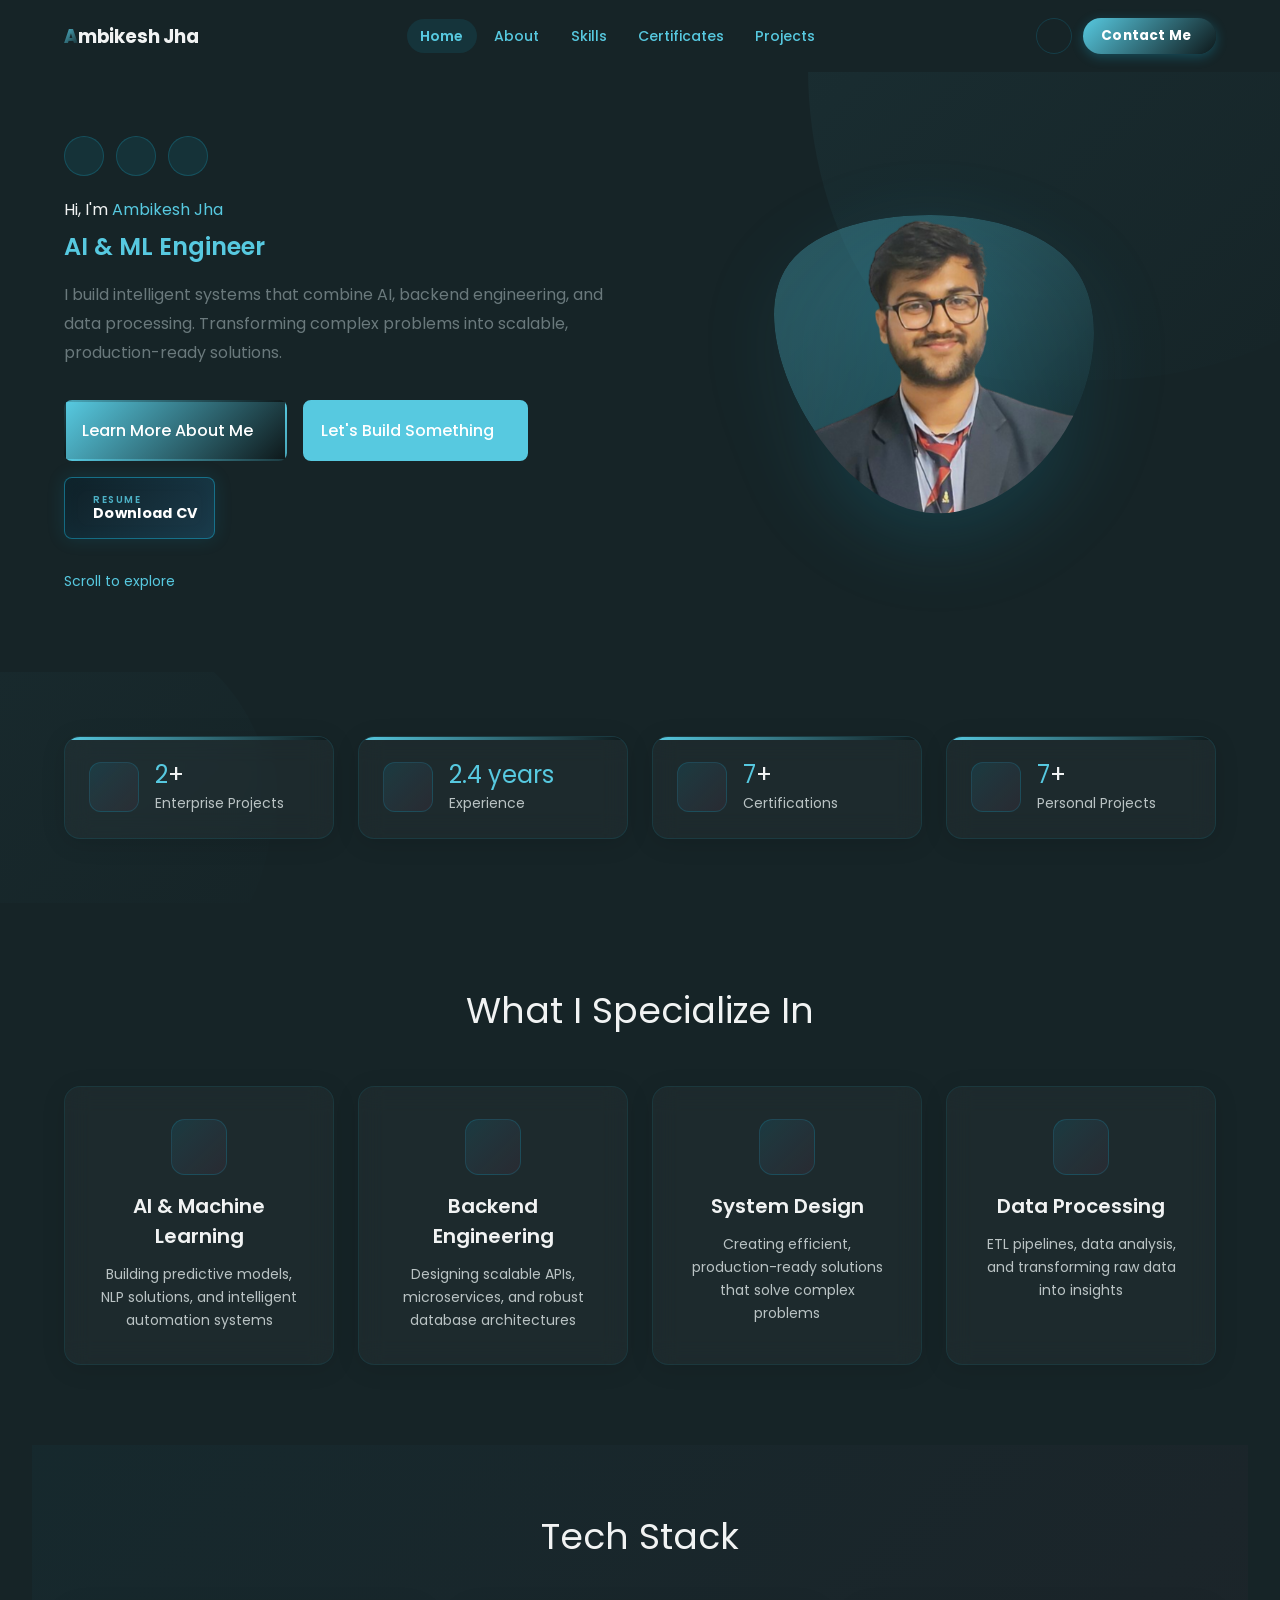
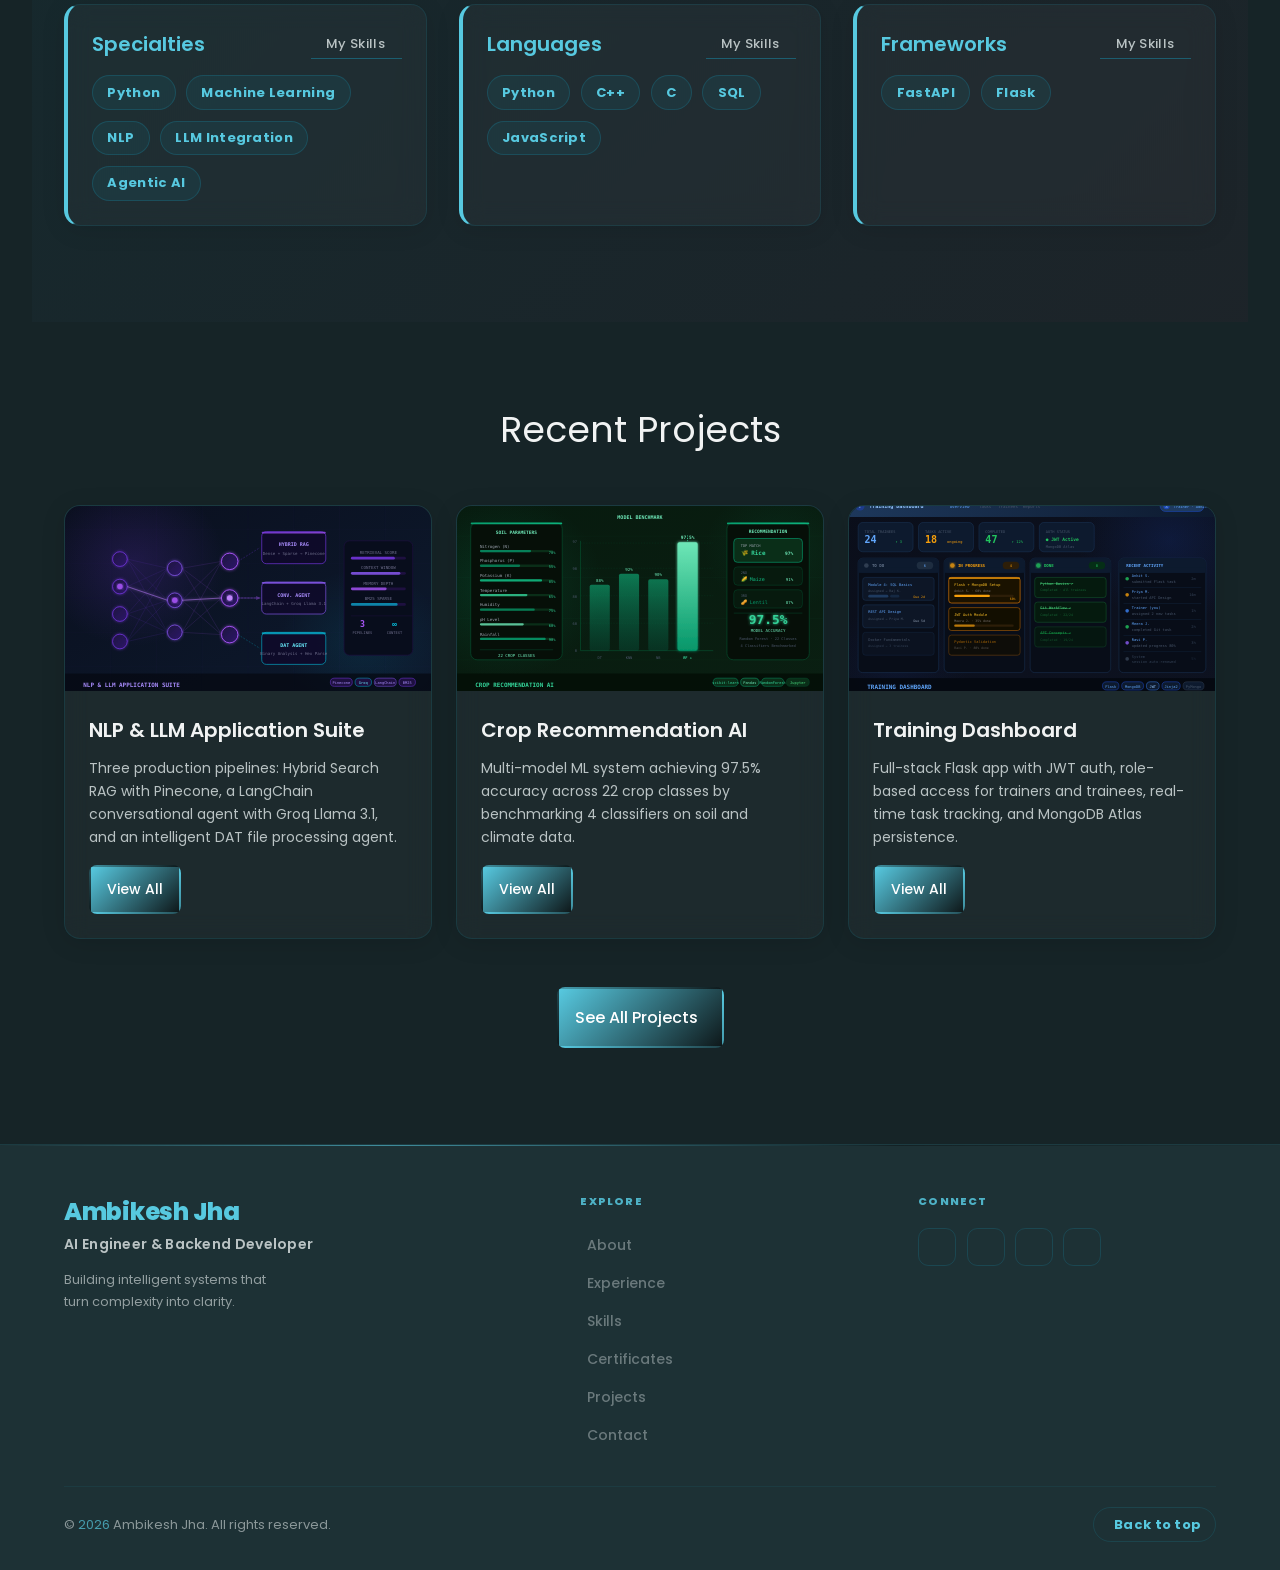
<file: index.html>
<!DOCTYPE html>
<html lang="en">
<head>
    <meta charset="UTF-8">
    <meta name="viewport" content="width=device-width, initial-scale=1.0">
    <meta name="description" content="Ambikesh Jha - Associate Software Engineer specializing in AI, Backend Engineering, and Intelligent Automation">

    <!--==================== UNICONS ====================-->
    <script src="./packages/js/theme-init.js"></script>

    <link rel="stylesheet" href="https://unicons.iconscout.com/release/v4.0.0/css/line.css">
    <link rel="stylesheet" href="./packages/css/styles.css">
        
    <title>Home – Ambikesh Jha</title>
</head>

<body>
    <!--==================== PAGE LOADER ====================-->
    <div id="page-loader"><span>loading page...</span><div class="loader__dots"><i></i><i></i><i></i></div></div>

    <!--==================== HEADER ====================-->
    <div id="header-placeholder"></div>

    <!--==================== MAIN ====================-->
    <main class="main">

        <!--==================== HERO ====================-->
        <section class="hero section" id="home">
            <div class="hero__container container grid">
                <div class="hero__content">
                    <div class="hero__social">
                        <a href="https://www.linkedin.com/in/ambikesh-jha/" target="_blank" class="hero__social-icon" title="LinkedIn">
                            <i class="uil uil-linkedin-alt"></i>
                        </a>
                        <a href="https://x.com/Ambikesh_jha_" target="_blank" class="hero__social-icon" title="Twitter">
                            <i class="uil uil-twitter-alt"></i>
                        </a>
                        <a href="https://github.com/ambikesh-jha" target="_blank" class="hero__social-icon" title="GitHub">
                            <i class="uil uil-github-alt"></i>
                        </a>
                    </div>

                    <div class="hero__data">
                        <h1 class="hero__title">Hi, I'm <span class="hero__title-span">Ambikesh Jha</span></h1>
                        <h3 class="hero__subtitle">
                            <span class="typing-text"></span>
                        </h3>
                        <p class="hero__description">
                            I build intelligent systems that combine AI, backend engineering, and data processing. Transforming complex problems into scalable, production-ready solutions.
                        </p>
                        <div class="hero__buttons">
                            <a href="about.html" class="button button--primary button--flex hero__button">
                                Learn More About Me <i class="uil uil-arrow-right button__icon"></i>
                            </a>
                            <a href="Contact.html" class="button button--secondary button--flex hero__button">
                                Let's Build Something <i class="uil uil-chevron-down button__icon"></i>
                            </a>
                            <a href="packages/images/Ambikesh Jha.pdf" download="Ambikesh_Jha_Resume.pdf" class="button button--cv button--flex hero__button">
                                <span class="cv-btn__inner">
                                    <i class="uil uil-file-download-alt cv-btn__icon"></i>
                                    <span class="cv-btn__text">
                                        <span class="cv-btn__label">Resume</span>
                                        <span class="cv-btn__main">Download CV</span>
                                    </span>
                                </span>
                                <span class="cv-btn__shimmer"></span>
                            </a>
                        </div>
                        <div class="hero__scroll">
                            <span>Scroll to explore</span>
                            <i class="uil uil-chevron-down hero__scroll-icon"></i>
                        </div>
                    </div>
                </div>

                <div class="hero__img">
                    <svg class="hero__blob" viewBox="0 0 200 187" xmlns="http://www.w3.org/2000/svg" xmlns:xlink="http://www.w3.org/1999/xlink">
                        <defs>
                            <linearGradient id="gradientBlob" x1="0%" y1="0%" x2="100%" y2="100%">
                                <stop offset="0%" style="stop-color:var(--first-color);stop-opacity:0.3" />
                                <stop offset="100%" style="stop-color:var(--first-color-second);stop-opacity:0.6" />
                            </linearGradient>
                        </defs>
                        <mask id="mask0" mask-type="alpha">
                            <path d="M190.312 36.4879C206.582 62.1187 201.309 102.826 182.328 134.186C163.346 165.547 130.807 187.559 100.226 186.353C69.6454 185.297 41.0228 161.023 21.7403 129.362C2.45775 97.8511 -7.48481 59.1033 6.67581 34.5279C20.9871 10.1032 59.7028 -0.149132 97.9666 0.00163737C136.23 0.303176 174.193 10.857 190.312 36.4879Z"/>
                        </mask>
                        <g mask="url(#mask0)">
                            <path d="M190.312 36.4879C206.582 62.1187 201.309 102.826 182.328 134.186C163.346 165.547 130.807 187.559 100.226 186.353C69.6454 185.297 41.0228 161.023 21.7403 129.362C2.45775 97.8511 -7.48481 59.1033 6.67581 34.5279C20.9871 10.1032 59.7028 -0.149132 97.9666 0.00163737C136.23 0.303176 174.193 10.857 190.312 36.4879Z" fill="url(#gradientBlob)"/>
                            <image class="hero__blob-img" x="0" y="-10" xlink:href="packages/images/My_image.png"/>
                        </g>
                    </svg>
                </div>
            </div>
        </section>

        <!--==================== STATS ====================-->
        <!-- Cards injected by landing.js → STATS_DATA -->
        <section class="stats section">
            <div class="stats__container container grid"></div>
        </section>

        <!--==================== HIGHLIGHTS ====================-->
        <!-- Cards injected by landing.js → HIGHLIGHTS_DATA -->
        <section class="highlights section">
            <div class="highlights__container container">
                <h2 class="highlights__title">What I Specialize In</h2>
                <div class="highlights__grid grid"></div>
            </div>
        </section>

        <!--==================== TECH STACK ====================-->
        <!-- Groups + badges injected by landing.js → TECH_STACK_DATA -->
        <section class="tech-stack section">
            <div class="tech-stack__container container">
                <h2 class="tech-stack__title">Tech Stack</h2>
                <div class="tech-stack__grid"></div>
            </div>
        </section>

        <!--==================== FEATURED PROJECTS ====================-->
        <!-- Cards injected by landing.js → PROJECTS_DATA -->
        <section class="featured-projects section">
            <div class="featured-projects__container container">
                <h2 class="featured-projects__title">Recent Projects</h2>
                <div class="featured-projects__grid grid"></div>
                <div class="featured-projects__cta">
                    <a href="Projects.html" class="button button--primary button--flex">
                        See All Projects <i class="uil uil-arrow-right"></i>
                    </a>
                </div>
            </div>
        </section>

    </main>

    <!--==================== FOOTER ====================-->
    <div id="footer-placeholder"></div>

    <!--==================== SCRIPTS ====================-->
    <script src="./packages/js/loadSections.js"></script>
    <script type="module">
        import { initNav }               from './packages/js/modules/nav.js';
        import { initTheme }             from './packages/js/modules/theme.js';
        import { initLandingAnimations } from './packages/js/modules/landing.js';

        document.addEventListener('sectionsLoaded', () => {
            initNav();
            initTheme();
            initLandingAnimations();
        });
    </script>
</body>
</html>
</file>
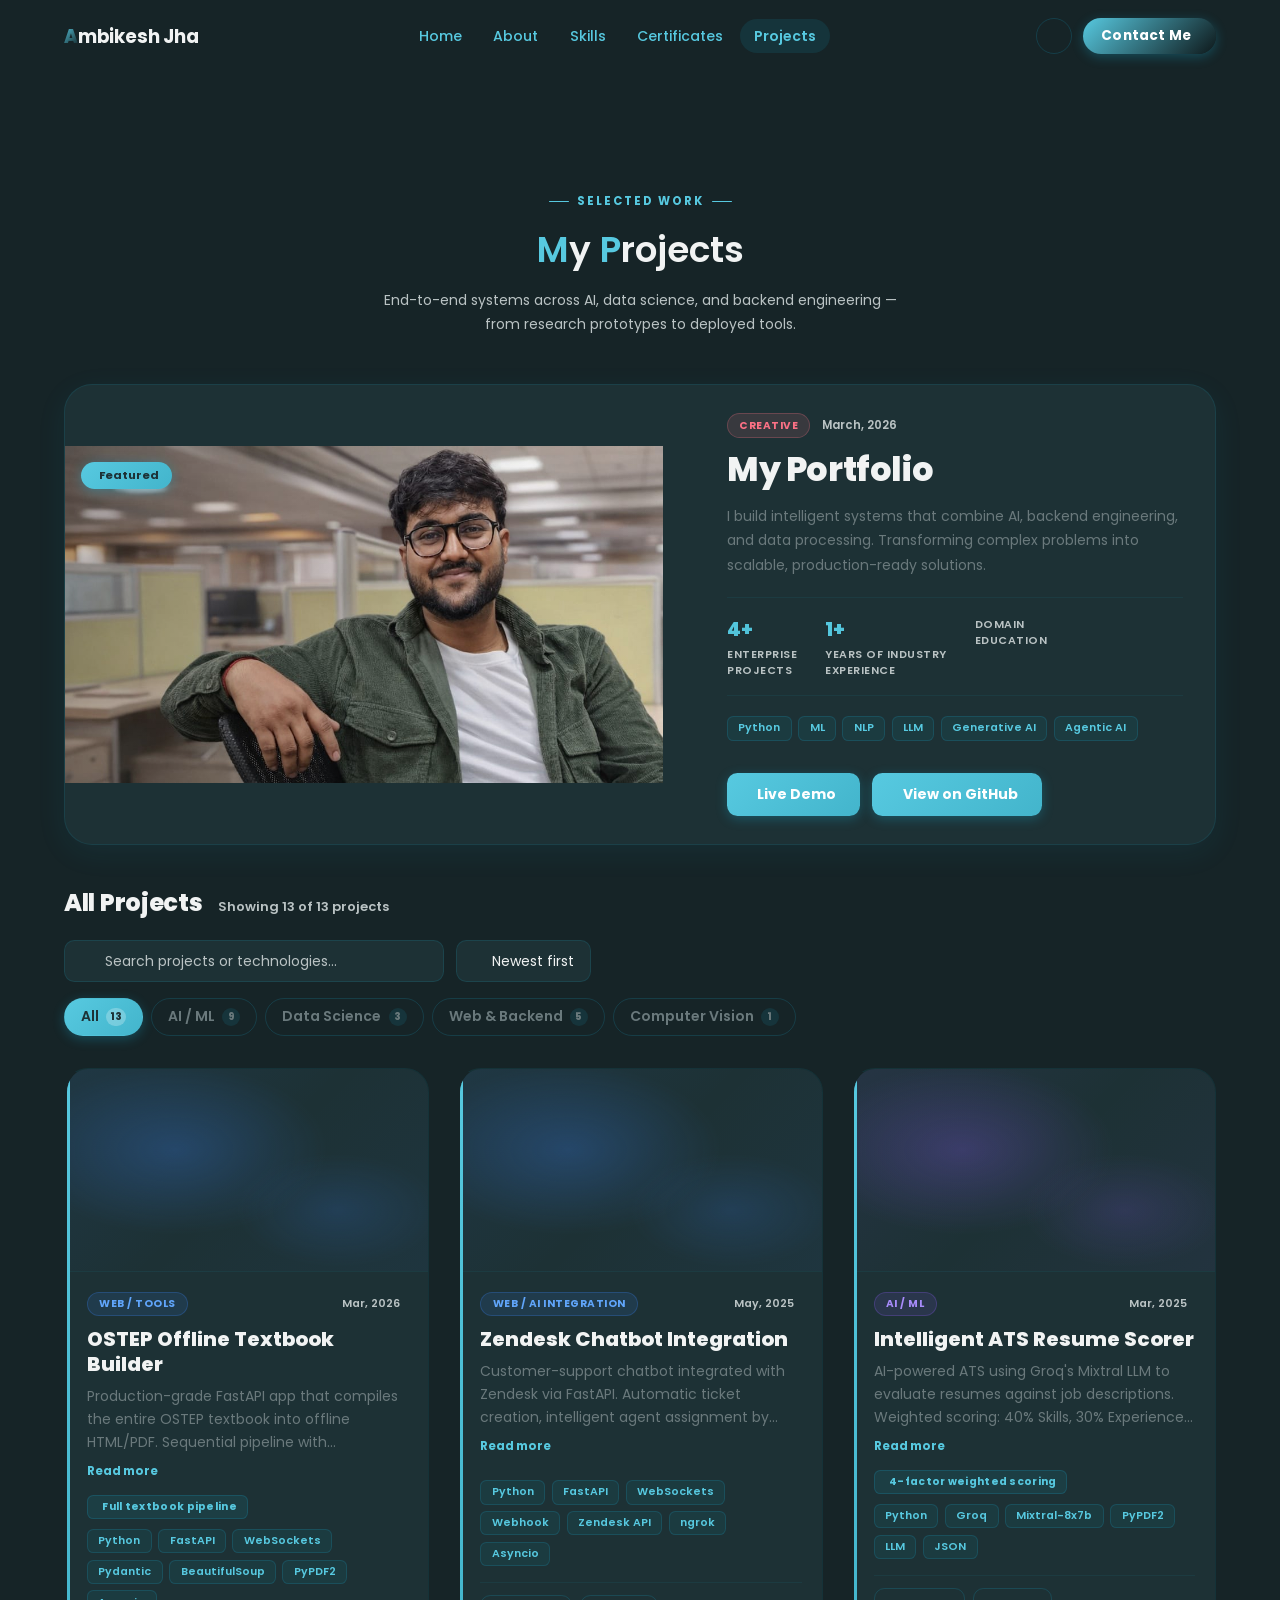
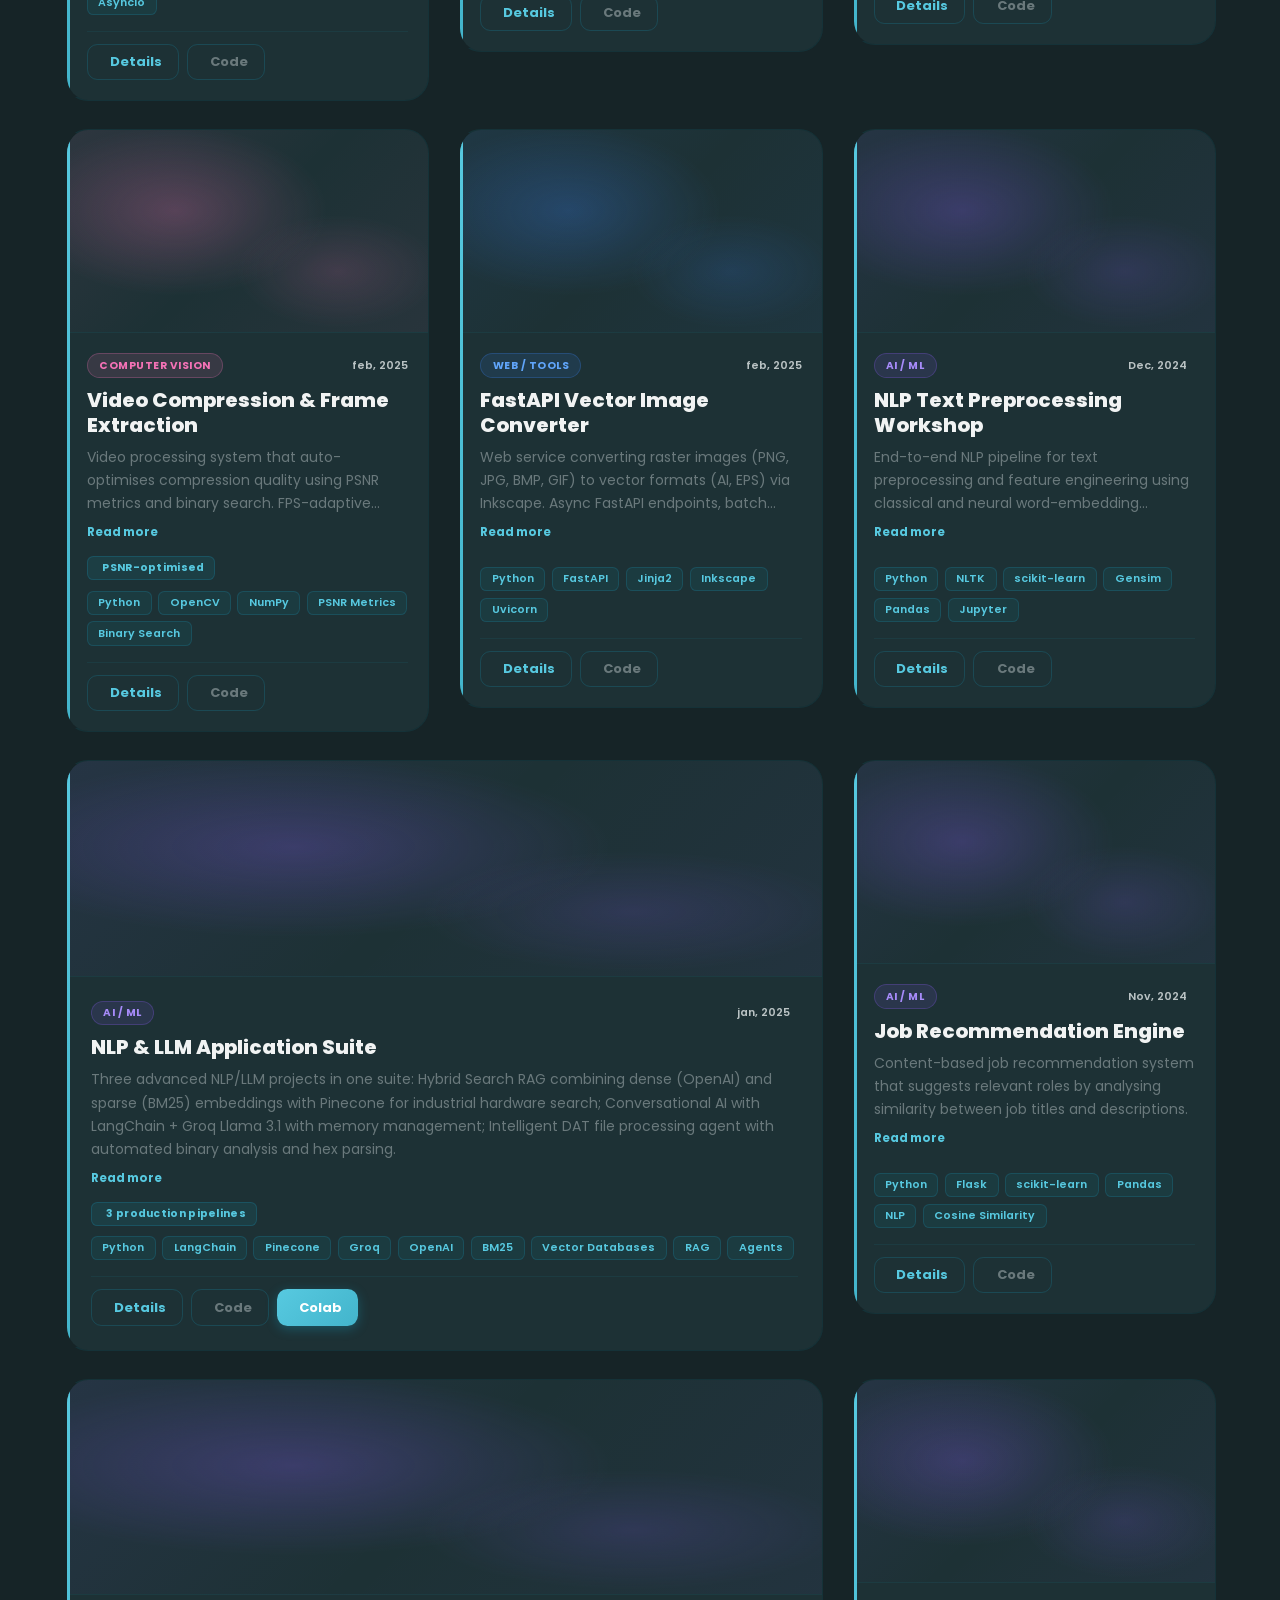
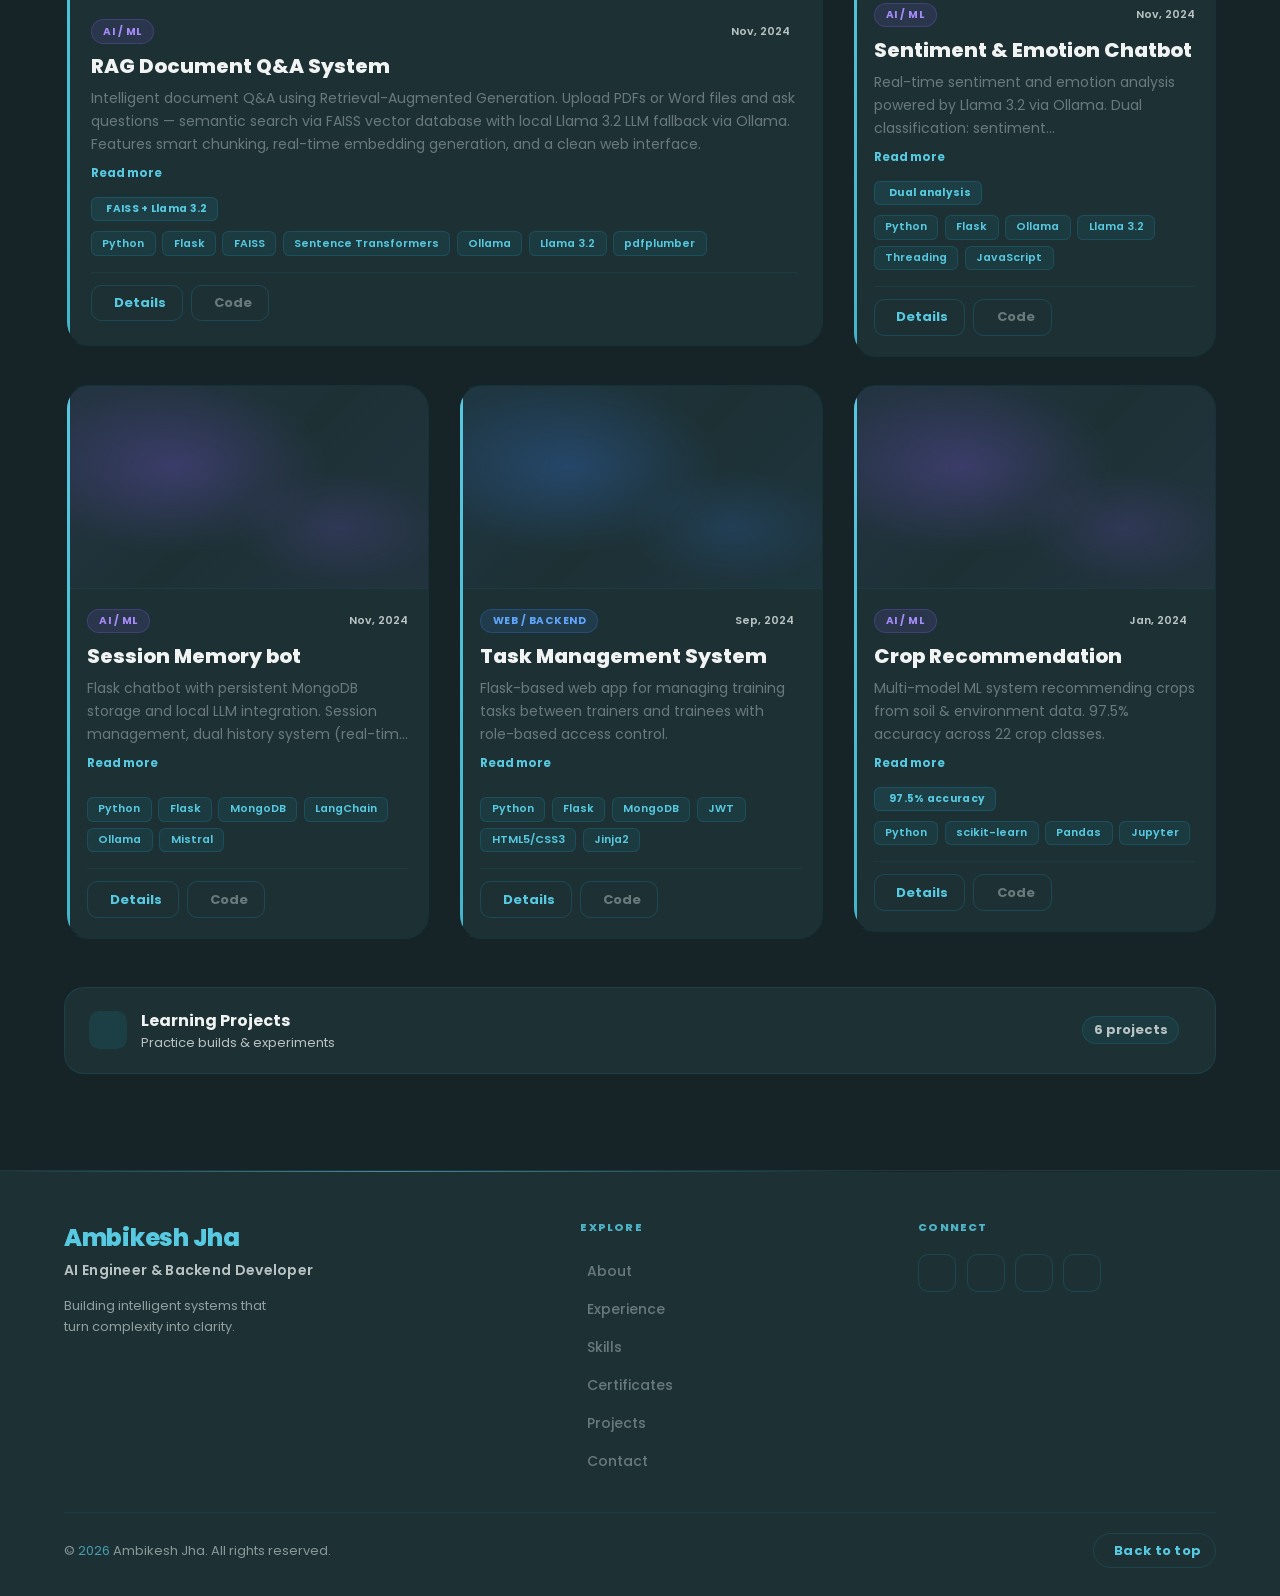
<file: Projects.html>
<!DOCTYPE html>
<html lang="en">
<head>
    <meta charset="UTF-8">
    <meta name="viewport" content="width=device-width, initial-scale=1.0">
    <meta name="description" content="Projects – Ambikesh Jha's portfolio of AI, ML, backend and web projects">

    <script src="./packages/js/theme-init.js"></script>

    <link rel="stylesheet" href="https://unicons.iconscout.com/release/v4.0.0/css/line.css">
    <link rel="stylesheet" href="./packages/css/styles.css">

    <title>Projects – Ambikesh Jha</title>
</head>

<body>
    <!--==================== PAGE LOADER ====================-->
    <div id="page-loader">
        <span>Loading page...</span>
        <div class="loader__dots"><i></i><i></i><i></i></div>
    </div>

    <!--==================== HEADER ====================-->
    <div id="header-placeholder"></div>

    <!--==================== MAIN ====================-->
    <main class="main">
    <section class="proj-section section" id="projects">

        <div class="container">

            <!-- ── Section header ── -->
            <div class="proj__header">
                <span class="proj__eyebrow">Selected Work</span>
                <h2 class="section__title"><span>M</span>y <span>P</span>rojects</h2>
                <p class="proj__header-desc">
                    End-to-end systems across AI, data science, and backend engineering —
                    from research prototypes to deployed tools.
                </p>
            </div>

            <!-- ── Hero ── -->
            <div class="proj__hero" id="projHero"></div>

            <!-- ── Zone header: controls + filters ── -->
            <div class="proj__zone-header">

                <div class="proj__zone-title-row">
                    <h3 class="proj__zone-title">All Projects</h3>
                    <span class="proj__count" id="projCount" aria-live="polite" aria-atomic="true"></span>
                </div>

                <div class="proj__controls">
                    <div class="proj__search-wrap">
                        <i class="uil uil-search proj__search-icon" aria-hidden="true"></i>
                        <input type="text" id="projSearch" class="proj__search"
                               placeholder="Search projects or technologies…"
                               autocomplete="off"
                               aria-label="Search projects">
                        <button class="proj__search-clear" id="projSearchClear"
                                aria-label="Clear search">
                            <i class="uil uil-times" aria-hidden="true"></i>
                        </button>
                    </div>

                    <div class="proj__sort-wrap">
                        <i class="uil uil-sort-amount-down proj__sort-icon" aria-hidden="true"></i>
                        <select id="projSort" class="proj__sort" aria-label="Sort projects">
                            <option value="newest">Newest first</option>
                            <option value="oldest">Oldest first</option>
                            <option value="az">A → Z</option>
                        </select>
                    </div>
                </div>

                <div class="proj__filters" id="projFilters" role="group" aria-label="Filter by category">
                    <button class="proj__filter-btn active" data-filter="all" aria-pressed="true">
                        All <span class="proj__filter-count" aria-hidden="true">0</span>
                    </button>
                    <button class="proj__filter-btn" data-filter="aiml" aria-pressed="false">
                        AI / ML <span class="proj__filter-count" aria-hidden="true">0</span>
                    </button>
                    <button class="proj__filter-btn" data-filter="datascience" aria-pressed="false">
                        Data Science <span class="proj__filter-count" aria-hidden="true">0</span>
                    </button>
                    <button class="proj__filter-btn" data-filter="webdev" aria-pressed="false">
                        Web &amp; Backend <span class="proj__filter-count" aria-hidden="true">0</span>
                    </button>
                    <button class="proj__filter-btn" data-filter="computervision" aria-pressed="false">
                        Computer Vision <span class="proj__filter-count" aria-hidden="true">0</span>
                    </button>
                </div>

            </div><!-- /.proj__zone-header -->

            <!-- ── Empty state ── -->
            <div class="proj__empty" id="projEmpty" role="status" aria-live="polite">
                <i class="uil uil-search-minus" aria-hidden="true"></i>
                <p>No projects match your search.</p>
                <button class="proj__empty-reset" id="projEmptyReset">Clear filters</button>
            </div>

            <!-- ── Main grid ── -->
            <div class="proj__grid" id="projGrid" aria-label="Projects grid"></div>

            <!-- ── Playground accordion ── -->
            <div class="proj__playground" id="projPlayground">
                <button class="proj__playground-toggle" id="projPlaygroundToggle"
                        aria-expanded="false" aria-controls="projPlaygroundGrid">
                    <div class="proj__playground-toggle-left">
                        <span class="proj__playground-icon" aria-hidden="true">
                            <i class="uil uil-flask"></i>
                        </span>
                        <div>
                            <span class="proj__playground-label">Learning Projects</span>
                            <span class="proj__playground-sublabel">Practice builds &amp; experiments</span>
                        </div>
                    </div>
                    <div class="proj__playground-toggle-right">
                        <span class="proj__playground-count" id="projPlaygroundCount">0 projects</span>
                        <i class="uil uil-angle-down proj__playground-chevron" aria-hidden="true"></i>
                    </div>
                </button>

                <div class="proj__playground-grid" id="projPlaygroundGrid"></div>
            </div>

        </div><!-- /.container -->
    </section>
    </main>

    <!--==================== FOOTER ====================-->
    <div id="footer-placeholder"></div>

    <!--==================== SCRIPTS ====================-->
    <script src="./packages/js/loadSections.js"></script>
    <script type="module">
        import { initNav }                          from './packages/js/modules/nav.js';
        import { initTheme }                        from './packages/js/modules/theme.js';
        import { renderProjects, initProjects }     from './packages/js/modules/project.js';
        import { updateAllExperience }              from './packages/js/modules/experience.js';

        document.addEventListener('DOMContentLoaded', () => {
            renderProjects();
            initProjects();
        });

        document.addEventListener('sectionsLoaded', () => {
            initNav();
            initTheme();
            updateAllExperience();
        });
    </script>

</body>
</html>
</file>
<file: packages/css/styles.css>
/*==================== IMPORTS ====================*/
@import url("https://fonts.googleapis.com/css2?family=Poppins:wght@400;500;600&display=swap");

@import "./modules/variables.css";
@import './modules/landing.css';
@import "./modules/base.css";
@import "./modules/nav.css";
@import "./modules/about.css";
@import "./modules/certificates.css";
@import "./modules/project.css";
@import "./modules/contact.css";
@import "./modules/footer.css";
</file>
